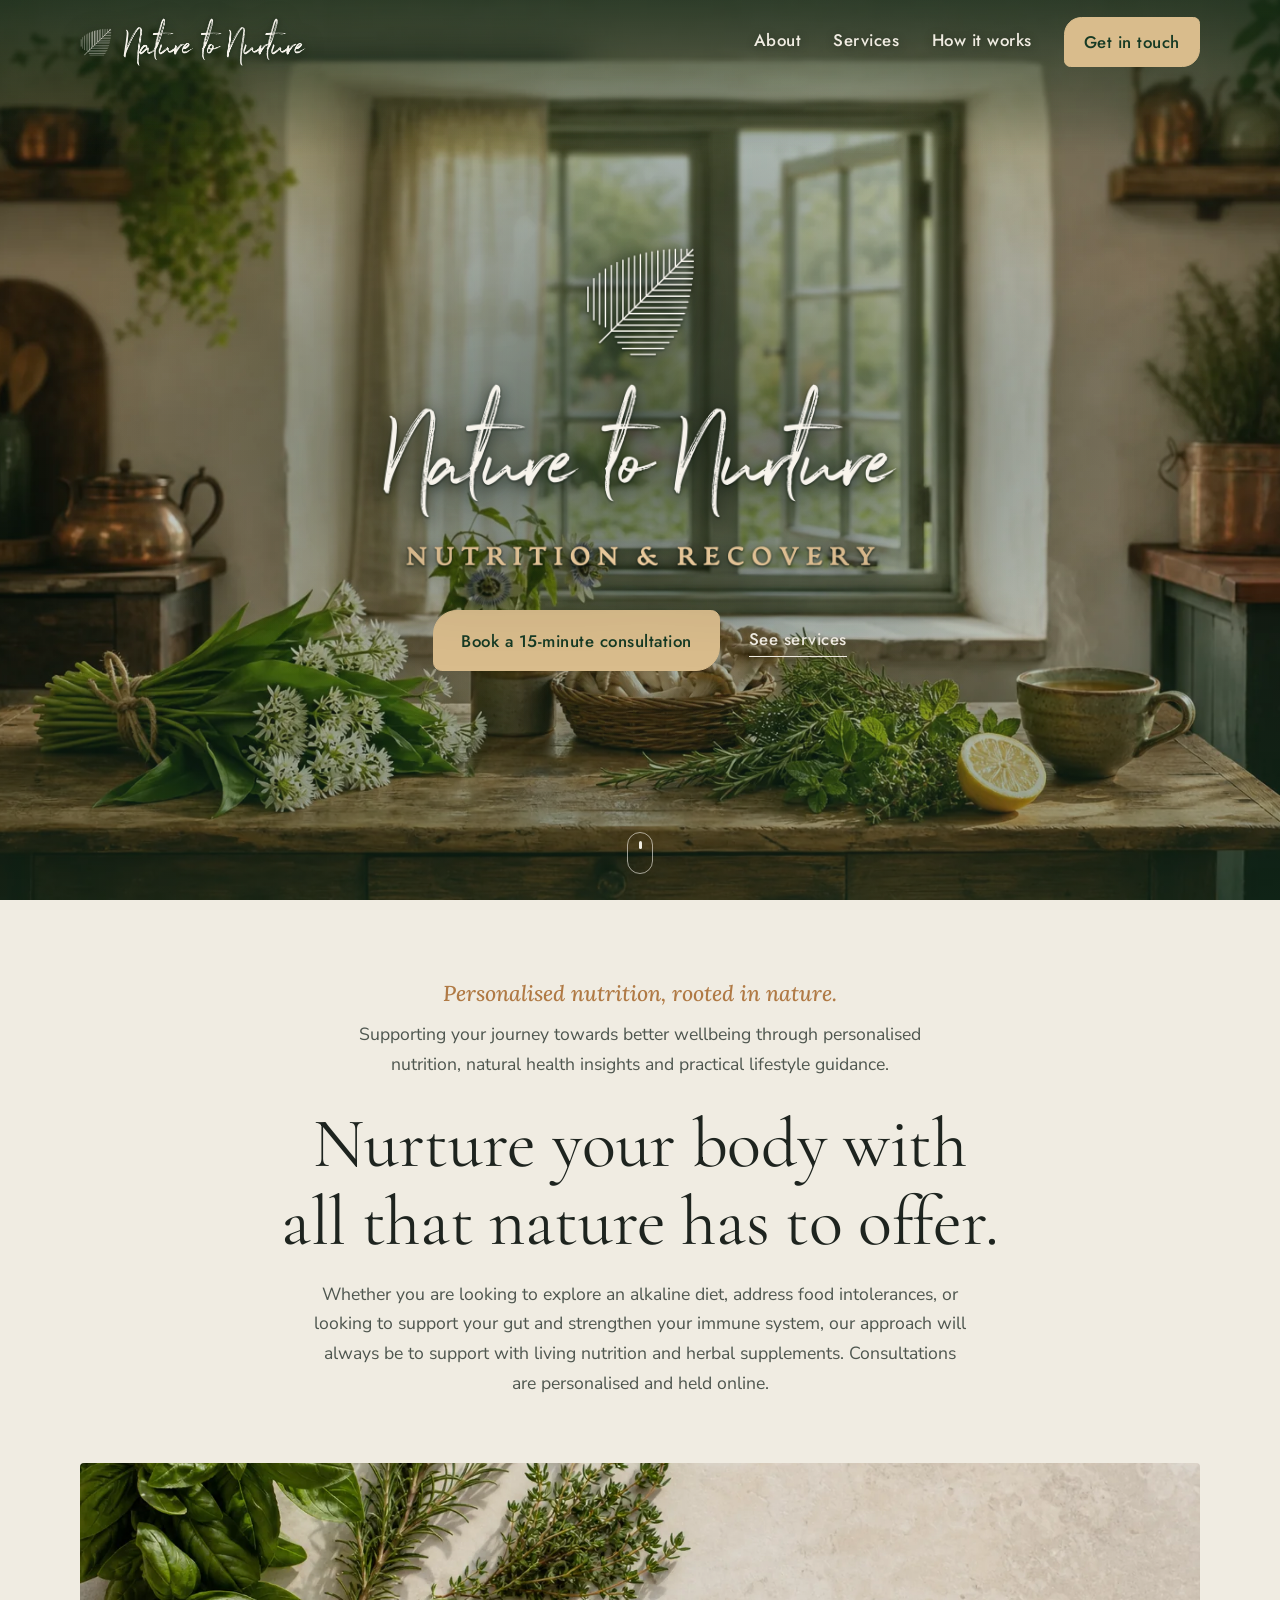
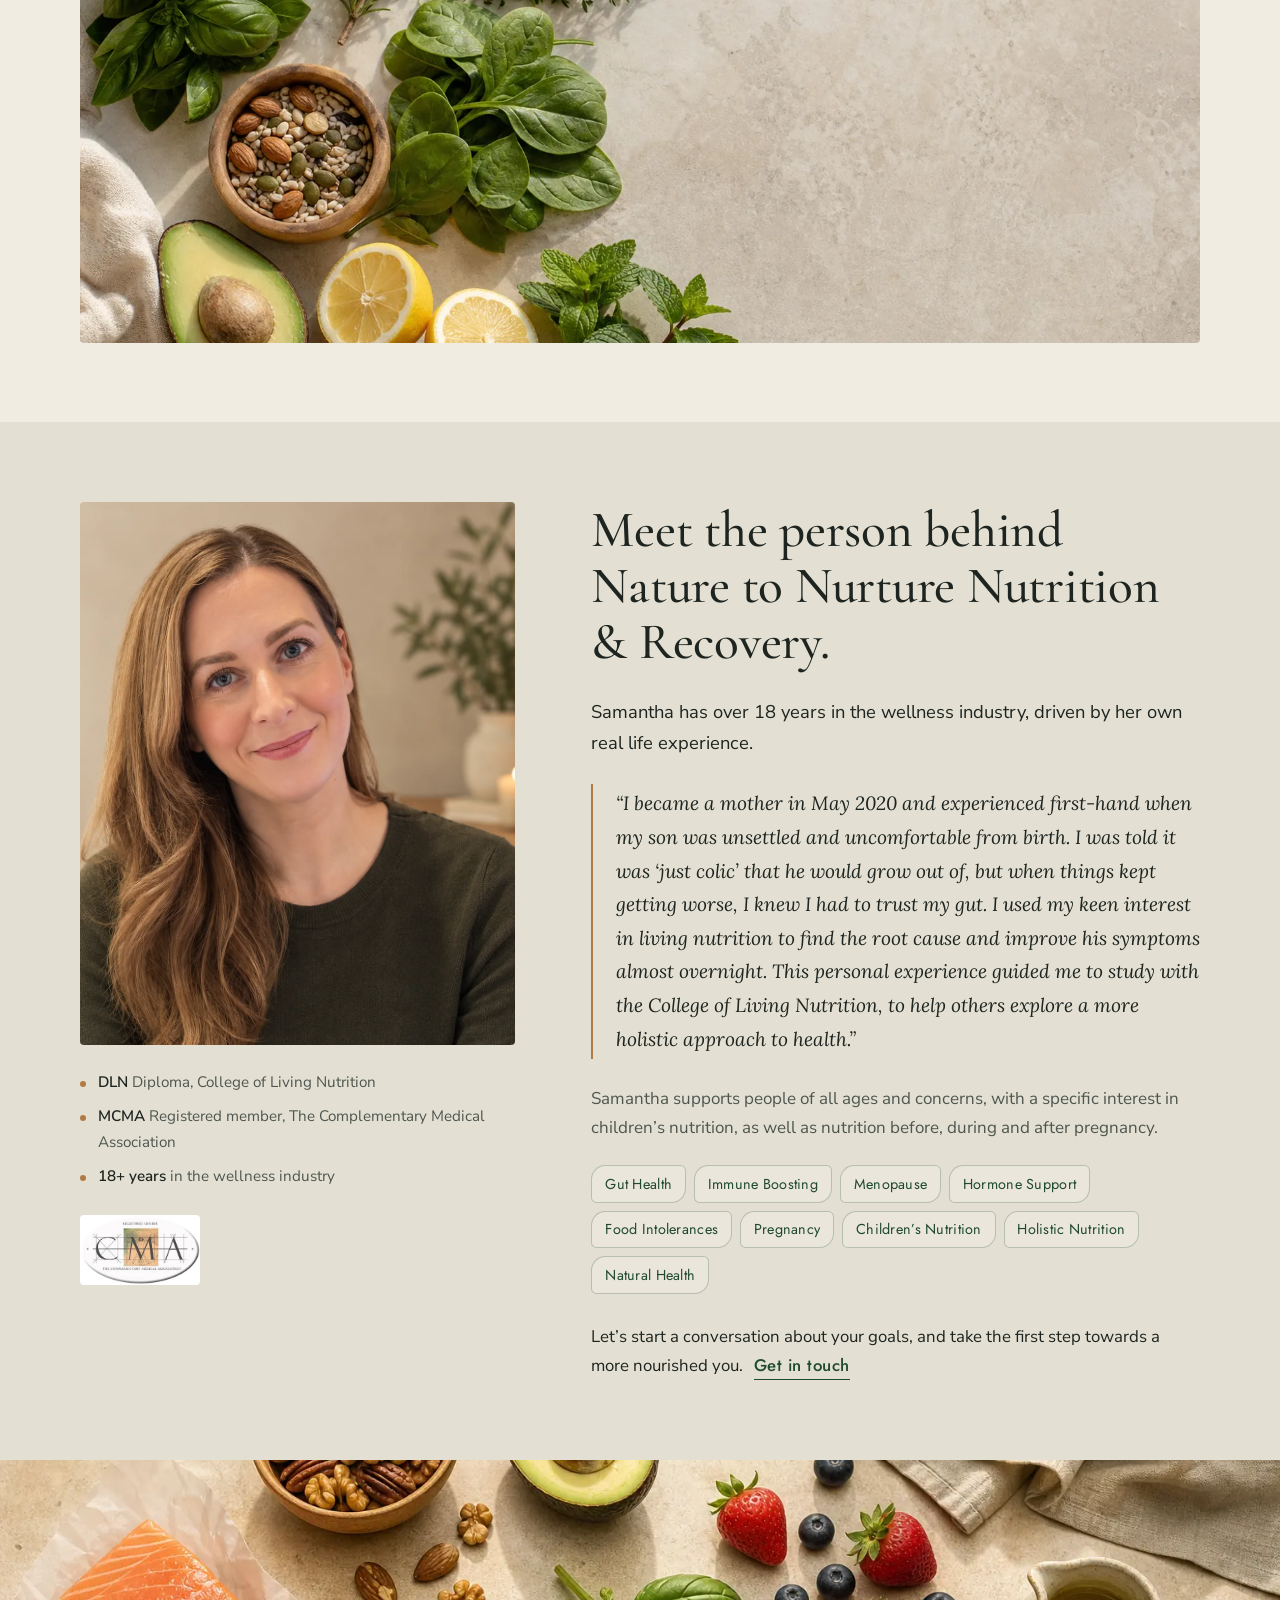
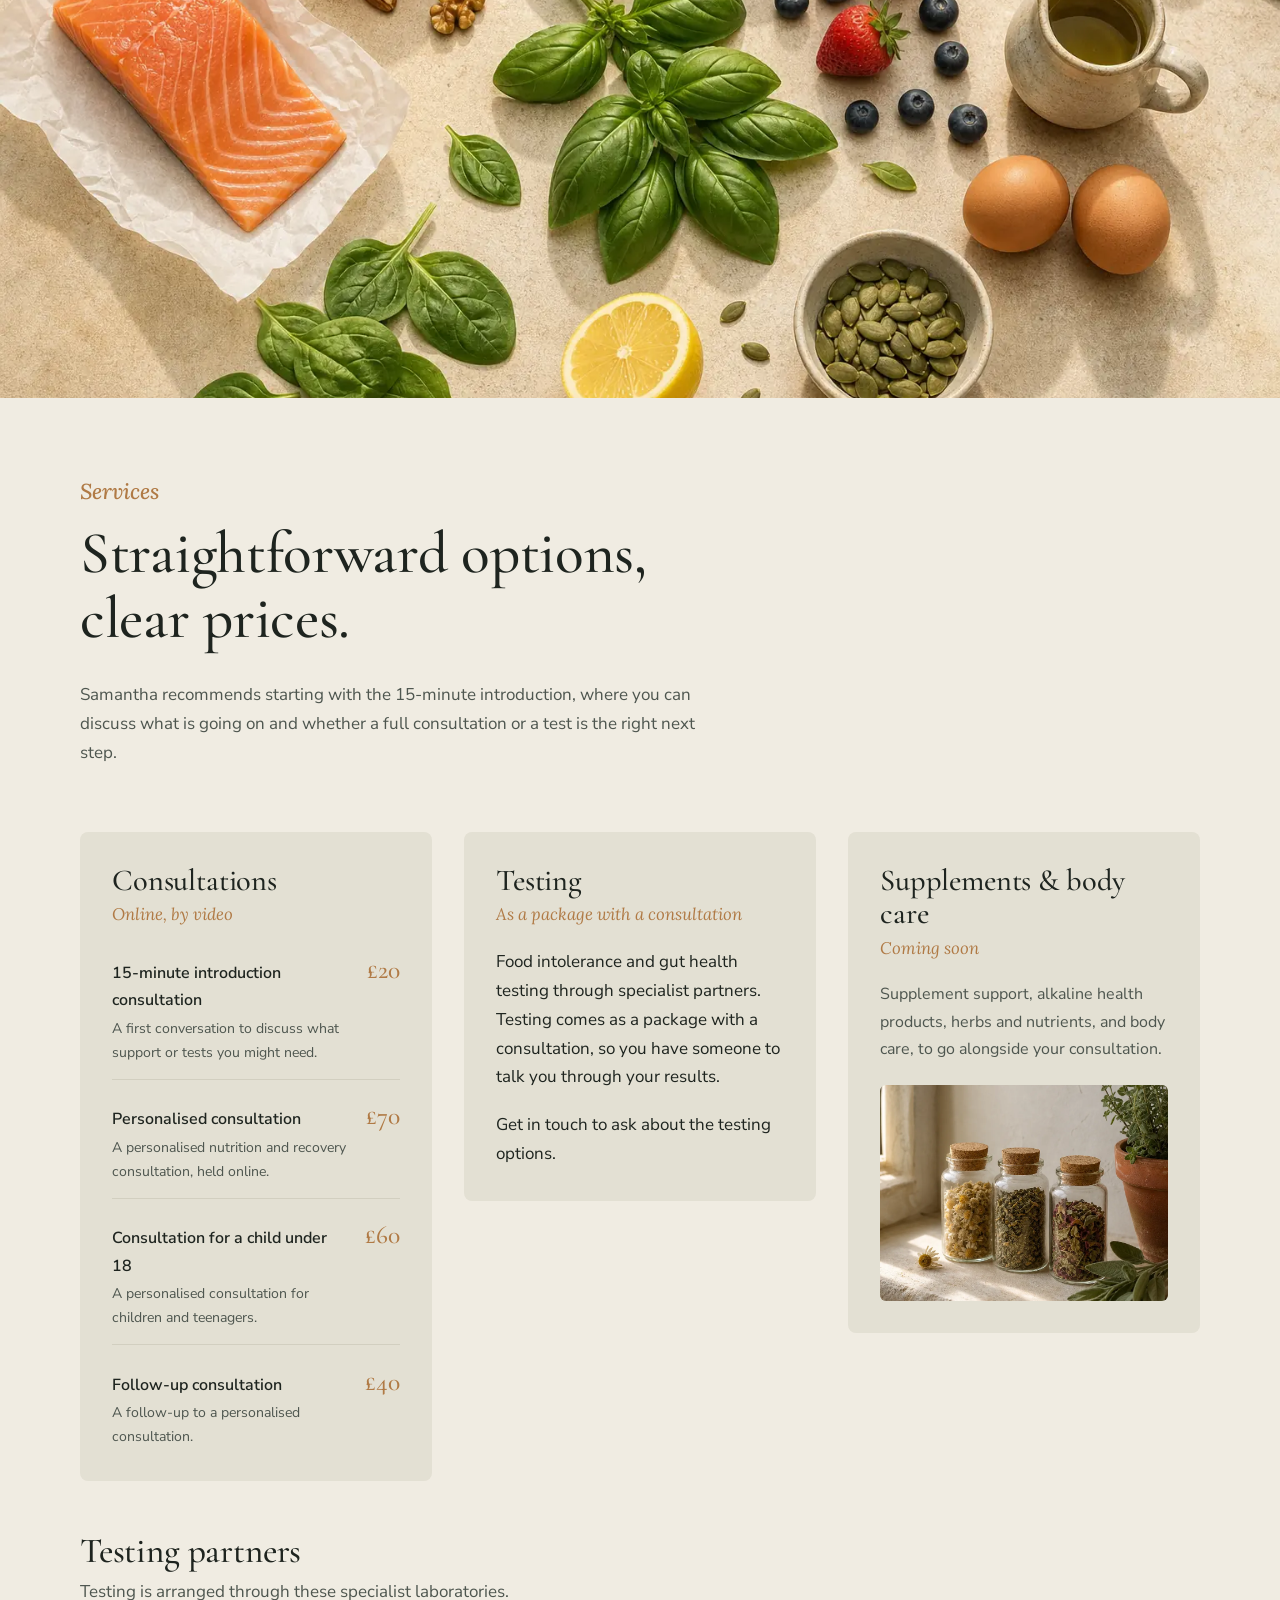
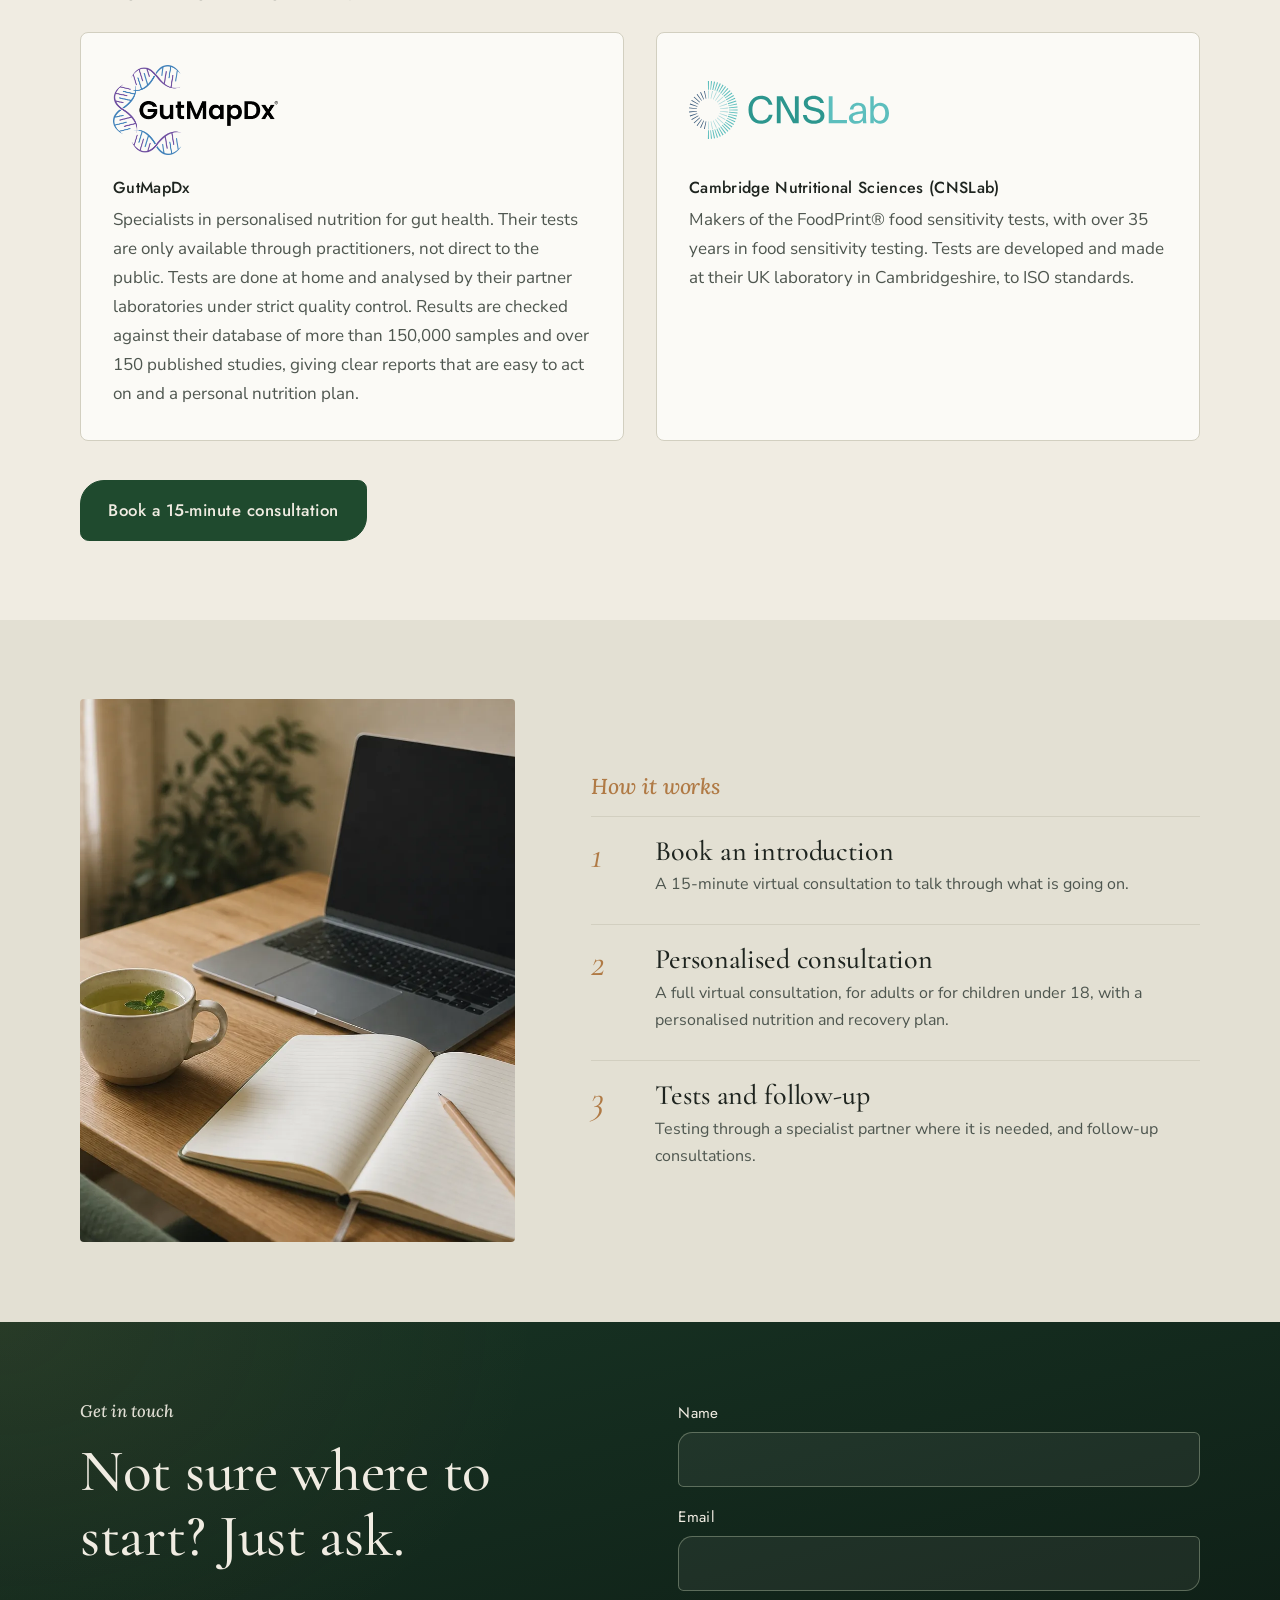
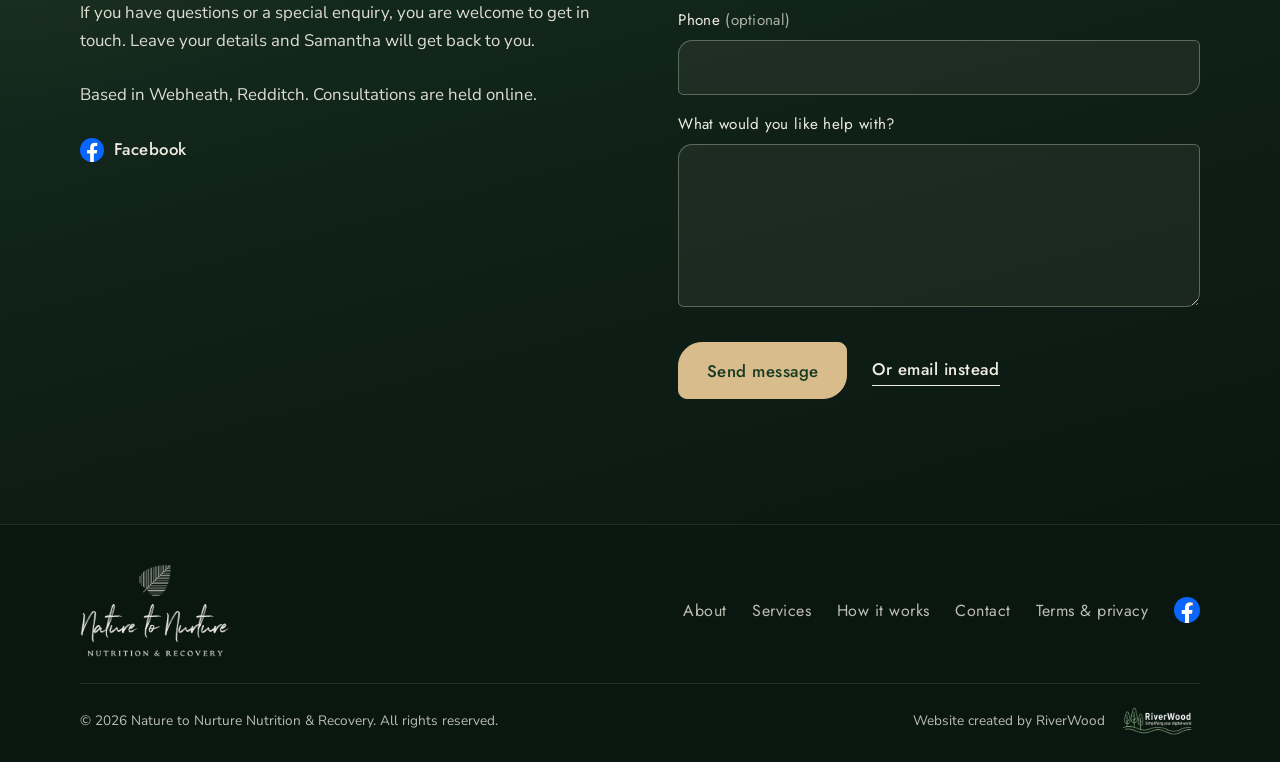
<file: index.html>
<!DOCTYPE html>
<html lang="en-GB">
<head>
<meta charset="utf-8">
<meta name="viewport" content="width=device-width, initial-scale=1">
<title>Nature to Nurture Nutrition &amp; Recovery | Living Nutrition Practitioner, Online Consultations</title>
<meta name="description" content="Personalised nutrition and recovery support from a qualified Living Nutrition Practitioner, with online video consultations across the UK. Gut health, immune support, menopause and hormones, food intolerances, pregnancy and children's nutrition.">
<link rel="canonical" href="https://www.naturetonurturenutrition.co.uk/">
<meta name="theme-color" content="#1F4A2E">
<link rel="icon" type="image/png" sizes="64x64" href="assets/img/favicon.png">
<link rel="apple-touch-icon" href="assets/img/favicon-512.png">
<meta property="og:type" content="website">
<meta property="og:locale" content="en_GB">
<meta property="og:site_name" content="Nature to Nurture Nutrition &amp; Recovery">
<meta property="og:url" content="https://www.naturetonurturenutrition.co.uk/">
<meta property="og:title" content="Nature to Nurture Nutrition &amp; Recovery">
<meta property="og:description" content="Personalised nutrition, rooted in nature. Online consultations with a Living Nutrition Practitioner, across the UK.">
<meta property="og:image" content="https://www.naturetonurturenutrition.co.uk/assets/img/share.jpg">
<meta property="og:image:width" content="1200">
<meta property="og:image:height" content="630">
<meta property="og:image:alt" content="Nature to Nurture, Nutrition &amp; Recovery logo over a sunlit kitchen table with herbs and oyster mushrooms">
<meta name="twitter:card" content="summary_large_image">
<meta name="twitter:title" content="Nature to Nurture Nutrition &amp; Recovery">
<meta name="twitter:description" content="Personalised nutrition, rooted in nature. Online consultations with a Living Nutrition Practitioner, across the UK.">
<meta name="twitter:image" content="https://www.naturetonurturenutrition.co.uk/assets/img/share.jpg">
<script type="application/ld+json">
{
  "@context": "https://schema.org",
  "@graph": [
    {
      "@type": "HealthAndBeautyBusiness",
      "@id": "https://www.naturetonurturenutrition.co.uk/#business",
      "name": "Nature to Nurture Nutrition & Recovery",
      "url": "https://www.naturetonurturenutrition.co.uk/",
      "logo": "https://www.naturetonurturenutrition.co.uk/assets/logo/logo-colour.png",
      "image": "https://www.naturetonurturenutrition.co.uk/assets/img/share.jpg",
      "description": "Supporting your journey towards better wellbeing through personalised nutrition, natural health insights and practical lifestyle guidance. Consultations are personalised and held online.",
      "email": "Samantha@naturetonurturenutrition.co.uk",
      "address": { "@type": "PostalAddress", "addressLocality": "Redditch", "addressRegion": "Worcestershire", "addressCountry": "GB" },
      "areaServed": { "@type": "Country", "name": "United Kingdom" },
      "founder": { "@id": "https://www.naturetonurturenutrition.co.uk/#samantha" },
      "sameAs": ["https://www.facebook.com/profile.php?id=61579757354575"],
      "priceRange": "£20–£70",
      "hasOfferCatalog": {
        "@type": "OfferCatalog",
        "name": "Services",
        "itemListElement": [
          { "@type": "Offer", "price": "20", "priceCurrency": "GBP", "itemOffered": { "@type": "Service", "name": "15-minute introduction consultation", "description": "A first online conversation to discuss what support or tests you might need." } },
          { "@type": "Offer", "price": "70", "priceCurrency": "GBP", "itemOffered": { "@type": "Service", "name": "Personalised consultation", "description": "A personalised nutrition and recovery consultation, held online." } },
          { "@type": "Offer", "price": "60", "priceCurrency": "GBP", "itemOffered": { "@type": "Service", "name": "Consultation for a child under 18", "description": "A personalised online consultation for children and teenagers." } },
          { "@type": "Offer", "price": "40", "priceCurrency": "GBP", "itemOffered": { "@type": "Service", "name": "Follow-up consultation", "description": "A follow-up to a personalised consultation." } },
          { "@type": "Offer", "itemOffered": { "@type": "Service", "name": "Food intolerance and gut health testing", "description": "Testing through specialist partners (GutMapDx and Cambridge Nutritional Sciences), as a package with a consultation. Ask for options." } }
        ]
      }
    },
    {
      "@type": "Person",
      "@id": "https://www.naturetonurturenutrition.co.uk/#samantha",
      "name": "Samantha",
      "jobTitle": "Living Nutrition Practitioner",
      "image": "https://www.naturetonurturenutrition.co.uk/assets/img/samantha.webp",
      "worksFor": { "@id": "https://www.naturetonurturenutrition.co.uk/#business" },
      "hasCredential": { "@type": "EducationalOccupationalCredential", "name": "Diploma in Living Nutrition (DLN)", "recognizedBy": { "@type": "Organization", "name": "College of Living Nutrition" } },
      "memberOf": { "@type": "Organization", "name": "The Complementary Medical Association" },
      "knowsAbout": ["Gut health", "Immune support", "Menopause", "Hormone support", "Food intolerances", "Pregnancy nutrition", "Children's nutrition", "Holistic nutrition", "Natural health", "Living nutrition"]
    },
    {
      "@type": "WebSite",
      "@id": "https://www.naturetonurturenutrition.co.uk/#website",
      "url": "https://www.naturetonurturenutrition.co.uk/",
      "name": "Nature to Nurture Nutrition & Recovery",
      "inLanguage": "en-GB",
      "publisher": { "@id": "https://www.naturetonurturenutrition.co.uk/#business" }
    }
  ]
}
</script>
<link rel="preconnect" href="https://fonts.googleapis.com">
<link rel="preconnect" href="https://fonts.gstatic.com" crossorigin>
<link href="https://fonts.googleapis.com/css2?family=Cormorant+Garamond:ital,wght@0,400;0,500;0,600;1,400&family=Nunito+Sans:wght@400;600;700&family=Jost:wght@400;500&family=Lora:ital,wght@1,400;1,500&display=swap" rel="stylesheet">
<link rel="stylesheet" href="styles.css">
</head>
<body>

<a class="skip" href="#intro">Skip to content</a>

<header class="nav" id="nav">
  <div class="nav__in">
    <a class="nav__brand" href="#top" aria-label="Nature to Nurture Nutrition &amp; Recovery, back to top">
      <img class="nav__leaf nav__leaf--cream" src="assets/logo/leaf-cream.png" alt="" width="400" height="359">
      <img class="nav__leaf nav__leaf--green" src="assets/logo/leaf-green.png" alt="" width="400" height="359">
      <span class="nav__wordwrap">
        <img class="nav__word nav__word--cream" src="assets/logo/wordmark-cream.png" alt="Nature to Nurture" width="720" height="189">
        <img class="nav__word nav__word--green" src="assets/logo/wordmark-green.png" alt="" width="720" height="189">
      </span>
    </a>
    <nav class="nav__links" id="menu" aria-label="Main">
      <a href="#about">About</a>
      <a href="#services">Services</a>
      <a href="#how">How it works</a>
      <a class="btn btn--nav" href="#contact">Get in touch</a>
    </nav>
    <button class="nav__toggle" id="menuToggle" aria-expanded="false" aria-controls="menu" aria-label="Open menu">
      <span></span><span></span>
    </button>
  </div>
</header>

<main id="top">

<section class="hero" id="hero" data-nav-dark>
  <div class="hero__media" aria-hidden="true">
    <picture class="hero__poster">
      <source media="(orientation: portrait)" srcset="assets/img/kitchen-loop2-phone.webp">
      <img src="assets/img/kitchen-loop2-landscape.webp" alt="" width="1536" height="1024" fetchpriority="high">
    </picture>
    <!-- Stills are the first frame of each clip, so the fade from photo to video is seamless -->
    <video class="hero__video" id="heroVideo" muted playsinline loop preload="metadata" tabindex="-1"
      data-landscape="assets/video/kitchen-loop2-landscape.mp4" data-portrait="assets/video/kitchen-loop2-portrait.mp4"></video>
  </div>
  <div class="hero__scrim"></div>

  <div class="hero__content">
    <img class="hero__logo" src="assets/logo/logo-hero.png" alt="Nature to Nurture, Nutrition &amp; Recovery" width="1100" height="686" fetchpriority="high">
    <div class="hero__cta">
      <a class="btn btn--light" href="#contact">Book a 15-minute consultation</a>
      <a class="link link--light" href="#services">See services</a>
    </div>
  </div>

  <a class="hero__scroll" href="#intro" aria-label="Scroll down"><span></span></a>
</section>

<section class="intro" id="intro">
  <div class="wrap wrap--narrow">
    <p class="eyebrow">Personalised nutrition, rooted in nature.</p>
    <p class="intro__lede">Supporting your journey towards better wellbeing through personalised nutrition, natural health insights and practical lifestyle guidance.</p>
    <h1 class="intro__title">Nurture your body with all that nature has to offer.</h1>
    <p class="intro__text">Whether you are looking to explore an alkaline diet, address food intolerances, or looking to support your gut and strengthen your immune system, our approach will always be to support with living nutrition and herbal supplements. Consultations are personalised and held online.</p>
  </div>
  <div class="wrap intro__figure">
    <img src="assets/img/flatlay.webp" alt="Fresh basil, rosemary, thyme, spinach, mint, avocado, lemon and a bowl of seeds on a stone surface" width="1600" height="1067" loading="lazy">
  </div>
</section>

<section class="about" id="about">
  <div class="wrap about__grid">
    <h2 class="about__title">Meet the person behind Nature to Nurture Nutrition &amp; Recovery.</h2>
    <figure class="about__photo">
      <img src="assets/img/samantha.webp" alt="Samantha, Living Nutrition Practitioner" width="900" height="1125" loading="lazy">
    </figure>
    <div class="about__creds">
      <ul class="creds">
        <li><strong>DLN</strong> Diploma, College of Living Nutrition</li>
        <li><strong>MCMA</strong> Registered member, The Complementary Medical Association</li>
        <li><strong>18+ years</strong> in the wellness industry</li>
      </ul>
      <img class="about__badge" src="assets/img/cma-badge.webp" alt="Registered member, The Complementary Medical Association" width="320" height="185" loading="lazy">
    </div>
    <div class="about__body">
      <p class="about__lead">Samantha has over 18 years in the wellness industry, driven by her own real life experience.</p>
      <blockquote class="about__quote">
        <p>&ldquo;I became a mother in May 2020 and experienced first-hand when my son was unsettled and uncomfortable from birth. I was told it was &lsquo;just colic&rsquo; that he would grow out of, but when things kept getting worse, I knew I had to trust my gut. I used my keen interest in living nutrition to find the root cause and improve his symptoms almost overnight. This personal experience guided me to study with the College of Living Nutrition, to help others explore a more holistic approach to health.&rdquo;</p>
      </blockquote>
      <p>Samantha supports people of all ages and concerns, with a specific interest in children&rsquo;s nutrition, as well as nutrition before, during and after pregnancy.</p>
      <ul class="focus" aria-label="Areas of support">
        <li>Gut Health</li><li>Immune Boosting</li><li>Menopause</li><li>Hormone Support</li><li>Food Intolerances</li><li>Pregnancy</li><li>Children&rsquo;s Nutrition</li><li>Holistic Nutrition</li><li>Natural Health</li>
      </ul>
    </div>
    <p class="about__cta">Let&rsquo;s start a conversation about your goals, and take the first step towards a more nourished you. <a class="link" href="#contact">Get in touch</a></p>
  </div>
</section>

<div class="band" aria-hidden="true">
  <img src="assets/img/food-banner.webp" alt="" width="1536" height="1024" loading="lazy">
</div>

<section class="services" id="services">
  <div class="wrap">
    <div class="services__head">
      <div>
        <p class="eyebrow">Services</p>
        <h2>Straightforward options, clear prices.</h2>
        <p class="services__lede">Samantha recommends starting with the 15-minute introduction, where you can discuss what is going on and whether a full consultation or a test is the right next step.</p>
      </div>
    </div>

    <div class="services__cards">
    <article class="card">
      <h3>Consultations</h3>
      <p class="card__sub">Online, by video</p>
      <ul class="pricelist">
        <li><div><strong>15-minute introduction consultation</strong><small>A first conversation to discuss what support or tests you might need.</small></div><data value="20">&pound;20</data></li>
        <li><div><strong>Personalised consultation</strong><small>A personalised nutrition and recovery consultation, held online.</small></div><data value="70">&pound;70</data></li>
        <li><div><strong>Consultation for a child under 18</strong><small>A personalised consultation for children and teenagers.</small></div><data value="60">&pound;60</data></li>
        <li><div><strong>Follow-up consultation</strong><small>A follow-up to a personalised consultation.</small></div><data value="40">&pound;40</data></li>
      </ul>
    </article>

    <article class="card">
      <h3>Testing</h3>
      <p class="card__sub">As a package with a consultation</p>
      <p class="card__text">Food intolerance and gut health testing through specialist partners. Testing comes as a package with a consultation, so you have someone to talk you through your results.</p>
      <p class="card__text">Get in touch to ask about the testing options.</p>
    </article>

    <article class="card card--soon">
      <h3>Supplements &amp; body care</h3>
      <p class="card__sub">Coming soon</p>
      <p class="card__text">Supplement support, alkaline health products, herbs and nutrients, and body care, to go alongside your consultation.</p>
      <img src="assets/img/herbs.webp" alt="" width="1000" height="1500" loading="lazy">
    </article>
    </div>

    <section class="partners" aria-labelledby="partners-title">
      <h3 id="partners-title">Testing partners</h3>
      <p class="partners__lede">Testing is arranged through these specialist laboratories.</p>
      <div class="partners__list">
        <article class="partner">
          <img class="partner__logo" src="assets/logo/gutmapdx.png" alt="GutMapDx" width="640" height="349" loading="lazy">
          <div>
            <h4>GutMapDx</h4>
            <p>Specialists in personalised nutrition for gut health. Their tests are only available through practitioners, not direct to the public. Tests are done at home and analysed by their partner laboratories under strict quality control. Results are checked against their database of more than 150,000 samples and over 150 published studies, giving clear reports that are easy to act on and a personal nutrition plan.</p>
          </div>
        </article>
        <article class="partner">
          <img class="partner__logo" src="assets/logo/cnslab.svg" alt="CNSLab" width="165" height="48" loading="lazy">
          <div>
            <h4>Cambridge Nutritional Sciences (CNSLab)</h4>
            <p>Makers of the FoodPrint&reg; food sensitivity tests, with over 35 years in food sensitivity testing. Tests are developed and made at their UK laboratory in Cambridgeshire, to ISO standards.</p>
          </div>
        </article>
      </div>
    </section>
    <div class="services__cta">
      <a class="btn" href="#contact">Book a 15-minute consultation</a>
    </div>
  </div>
</section>

<section class="how" id="how">
  <div class="wrap how__grid">
    <img class="how__img" src="assets/img/desk.webp" alt="A laptop, a cup of mint tea and an open notebook on a wooden desk by a window" width="1600" height="1067" loading="lazy">
    <div>
    <h2 class="eyebrow">How it works</h2>
    <ol class="steps">
      <li><span class="steps__n">1</span><h3>Book an introduction</h3><p>A 15-minute virtual consultation to talk through what is going on.</p></li>
      <li><span class="steps__n">2</span><h3>Personalised consultation</h3><p>A full virtual consultation, for adults or for children under 18, with a personalised nutrition and recovery plan.</p></li>
      <li><span class="steps__n">3</span><h3>Tests and follow-up</h3><p>Testing through a specialist partner where it is needed, and follow-up consultations.</p></li>
    </ol>
    </div>
  </div>
</section>

<section class="contact" id="contact" data-nav-dark>
  <div class="wrap contact__grid">
    <div>
      <p class="eyebrow eyebrow--light">Get in touch</p>
      <h2>Not sure where to start? Just ask.</h2>
      <p>If you have questions or a special enquiry, you are welcome to get in touch. Leave your details and Samantha will get back to you.</p>
      <p class="contact__where">Based in Webheath, Redditch. Consultations are held online.</p>
      <div class="contact__actions">
        <a class="social" href="https://www.facebook.com/profile.php?id=61579757354575" target="_blank" rel="noopener" aria-label="Nature to Nurture on Facebook">
          <svg class="fb-logo" viewBox="0 0 24 24" width="24" height="24" aria-hidden="true"><path fill="#0866FF" d="M24 12.073C24 5.405 18.627 0 12 0S0 5.405 0 12.073C0 18.1 4.388 23.094 10.125 24v-8.437H7.078v-3.49h3.047V9.413c0-3.026 1.792-4.697 4.533-4.697 1.312 0 2.686.236 2.686.236v2.971H15.83c-1.491 0-1.956.93-1.956 1.874v2.25h3.328l-.532 3.49h-2.796V24C19.612 23.094 24 18.1 24 12.073Z"/><path fill="#fff" d="m16.671 15.563.532-3.49h-3.328v-2.25c0-.954.465-1.874 1.956-1.874h1.513V4.978s-1.374-.236-2.686-.236c-2.741 0-4.533 1.671-4.533 4.697v2.656H7.078v3.49h3.047V24a12.1 12.1 0 0 0 3.75 0v-8.437h2.796Z"/></svg>
          <span>Facebook</span>
        </a>
      </div>
    </div>
    <form class="form" id="contactForm" action="/api/contact" method="post" novalidate>
      <div class="form__row">
        <label for="f-name">Name</label>
        <input id="f-name" name="name" type="text" autocomplete="name" required maxlength="100">
      </div>
      <div class="form__row">
        <label for="f-email">Email</label>
        <input id="f-email" name="email" type="email" autocomplete="email" required maxlength="200">
      </div>
      <div class="form__row">
        <label for="f-phone">Phone <span>(optional)</span></label>
        <input id="f-phone" name="phone" type="tel" autocomplete="tel" maxlength="40">
      </div>
      <div class="form__row">
        <label for="f-message">What would you like help with?</label>
        <textarea id="f-message" name="message" rows="5" required maxlength="5000"></textarea>
      </div>
      <div class="form__hp" aria-hidden="true">
        <label for="f-website">Leave this empty</label>
        <input id="f-website" name="website" type="text" tabindex="-1" autocomplete="off">
      </div>
      <div class="cf-turnstile" data-sitekey="1x00000000000000000000AA" data-theme="dark" data-size="flexible" data-appearance="interaction-only"></div>
      <div class="form__actions">
        <button class="btn btn--light form__submit" type="submit">Send message</button>
        <a class="link link--light" href="mailto:Samantha@naturetonurturenutrition.co.uk">Or email instead</a>
      </div>
      <p class="form__status" id="formStatus" role="status" aria-live="polite"></p>
    </form>
  </div>
</section>

</main>

<footer class="footer" data-nav-dark>
  <div class="wrap">
    <div class="footer__top">
      <img class="footer__logo" src="assets/logo/logo-white.png" alt="Nature to Nurture, Nutrition &amp; Recovery" width="400" height="249" loading="lazy">
      <nav class="footer__links" aria-label="Footer">
        <a href="#about">About</a>
        <a href="#services">Services</a>
        <a href="#how">How it works</a>
        <a href="#contact">Contact</a>
        <a href="/terms/">Terms &amp; privacy</a>
        <a class="footer__fb" href="https://www.facebook.com/profile.php?id=61579757354575" target="_blank" rel="noopener" aria-label="Nature to Nurture on Facebook">
          <svg class="fb-logo" viewBox="0 0 24 24" width="26" height="26" aria-hidden="true"><path fill="#0866FF" d="M24 12.073C24 5.405 18.627 0 12 0S0 5.405 0 12.073C0 18.1 4.388 23.094 10.125 24v-8.437H7.078v-3.49h3.047V9.413c0-3.026 1.792-4.697 4.533-4.697 1.312 0 2.686.236 2.686.236v2.971H15.83c-1.491 0-1.956.93-1.956 1.874v2.25h3.328l-.532 3.49h-2.796V24C19.612 23.094 24 18.1 24 12.073Z"/><path fill="#fff" d="m16.671 15.563.532-3.49h-3.328v-2.25c0-.954.465-1.874 1.956-1.874h1.513V4.978s-1.374-.236-2.686-.236c-2.741 0-4.533 1.671-4.533 4.697v2.656H7.078v3.49h3.047V24a12.1 12.1 0 0 0 3.75 0v-8.437h2.796Z"/></svg>
        </a>
      </nav>
    </div>
    <div class="footer__bottom">
      <p class="footer__legal">&copy; <span id="year">2026</span> Nature to Nurture Nutrition &amp; Recovery. All rights reserved.</p>
      <p class="footer__credit">
        <span>Website created by RiverWood</span>
        <a href="https://www.riverwoodai.com" target="_blank" rel="noopener" aria-label="RiverWood, www.riverwoodai.com">
          <img src="assets/logo/riverwood-logo.png" alt="RiverWood" width="111" height="42" loading="lazy" decoding="async">
        </a>
      </p>
    </div>
  </div>
</footer>

<script src="https://challenges.cloudflare.com/turnstile/v0/api.js" async defer></script>
<script src="script.js" defer></script>
</body>
</html>
</file>
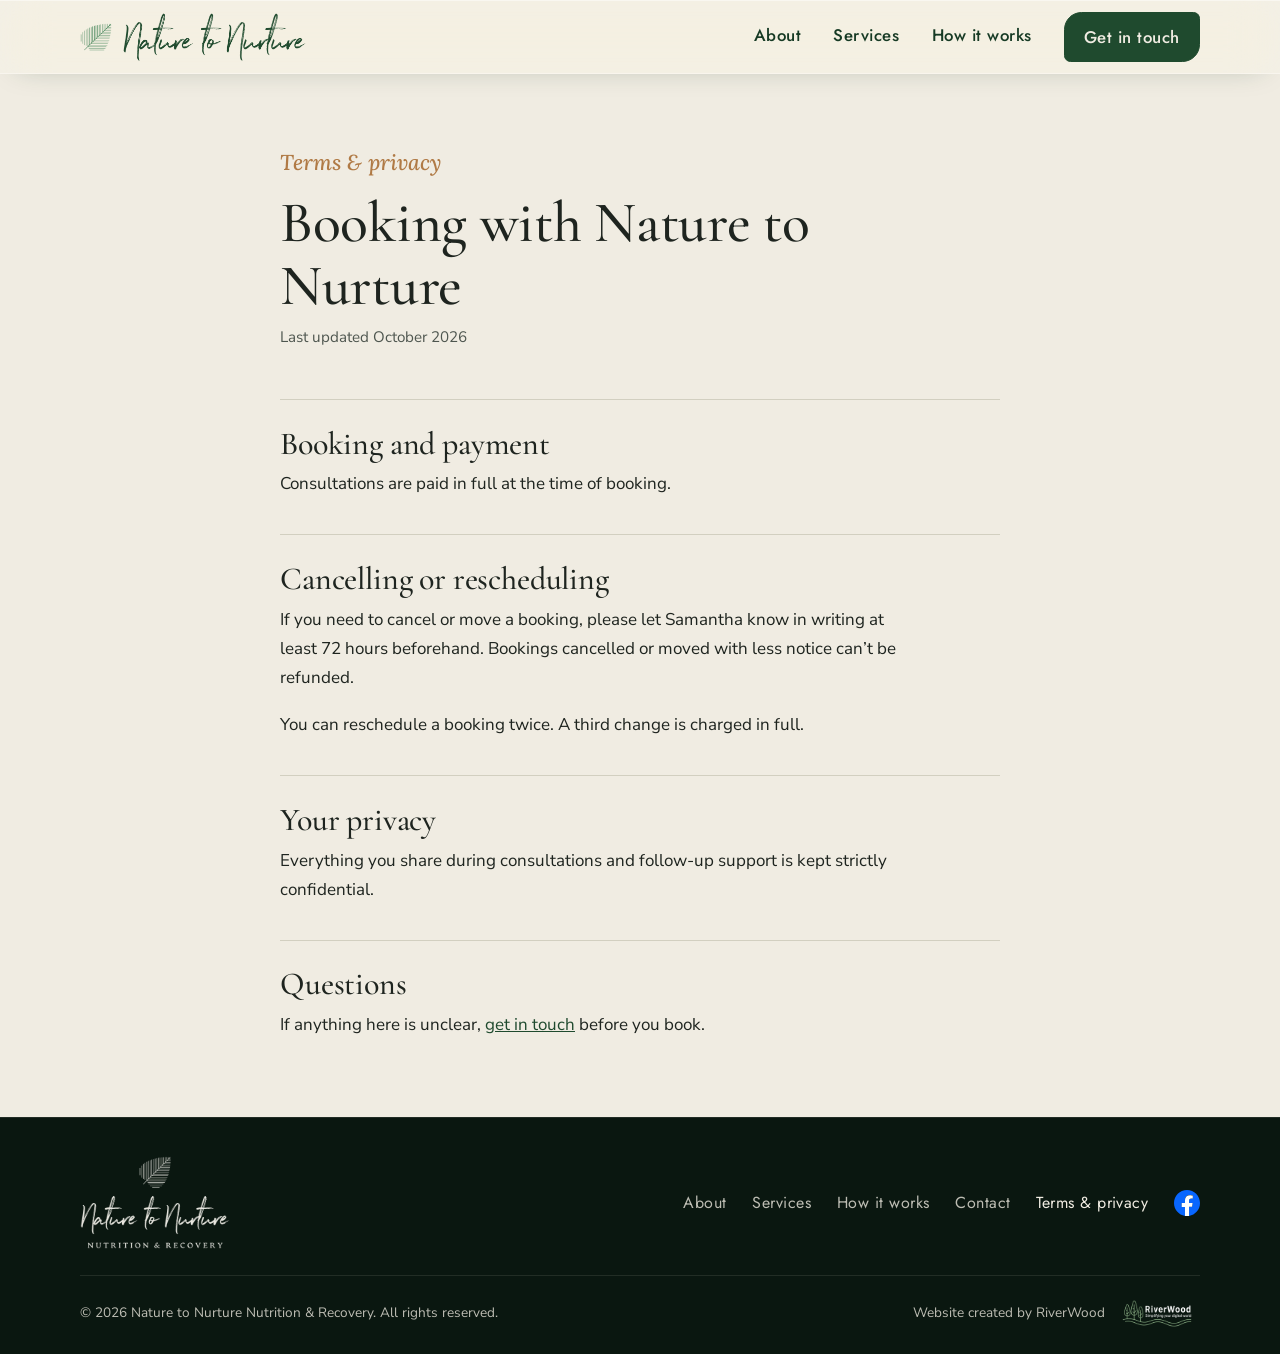
<file: terms/index.html>
<!DOCTYPE html>
<html lang="en-GB">
<head>
<meta charset="utf-8">
<meta name="viewport" content="width=device-width, initial-scale=1">
<title>Terms &amp; privacy | Nature to Nurture Nutrition &amp; Recovery</title>
<meta name="description" content="Booking, payment, cancellation and privacy terms for consultations with Nature to Nurture Nutrition &amp; Recovery.">
<link rel="canonical" href="https://www.naturetonurturenutrition.co.uk/terms/">
<meta name="theme-color" content="#1F4A2E">
<link rel="icon" type="image/png" sizes="64x64" href="/assets/img/favicon.png">
<link rel="apple-touch-icon" href="/assets/img/favicon-512.png">
<meta property="og:type" content="website">
<meta property="og:locale" content="en_GB">
<meta property="og:site_name" content="Nature to Nurture Nutrition &amp; Recovery">
<meta property="og:url" content="https://www.naturetonurturenutrition.co.uk/terms/">
<meta property="og:title" content="Terms &amp; privacy | Nature to Nurture Nutrition &amp; Recovery">
<meta property="og:image" content="https://www.naturetonurturenutrition.co.uk/assets/img/share.jpg">
<link rel="preconnect" href="https://fonts.googleapis.com">
<link rel="preconnect" href="https://fonts.gstatic.com" crossorigin>
<link href="https://fonts.googleapis.com/css2?family=Cormorant+Garamond:ital,wght@0,400;0,500;0,600;1,400&family=Nunito+Sans:wght@400;600;700&family=Jost:wght@400;500&family=Lora:ital,wght@1,500&display=swap" rel="stylesheet">
<link rel="stylesheet" href="/styles.css">
</head>
<body>

<a class="skip" href="#terms">Skip to content</a>

<header class="nav" id="nav">
  <div class="nav__in">
    <a class="nav__brand" href="/" aria-label="Nature to Nurture Nutrition &amp; Recovery, home">
      <img class="nav__leaf nav__leaf--cream" src="/assets/logo/leaf-cream.png" alt="" width="400" height="359">
      <img class="nav__leaf nav__leaf--green" src="/assets/logo/leaf-green.png" alt="" width="400" height="359">
      <span class="nav__wordwrap">
        <img class="nav__word nav__word--cream" src="/assets/logo/wordmark-cream.png" alt="Nature to Nurture" width="720" height="189">
        <img class="nav__word nav__word--green" src="/assets/logo/wordmark-green.png" alt="" width="720" height="189">
      </span>
    </a>
    <nav class="nav__links" id="menu" aria-label="Main">
      <a href="/#about">About</a>
      <a href="/#services">Services</a>
      <a href="/#how">How it works</a>
      <a class="btn btn--nav" href="/#contact">Get in touch</a>
    </nav>
    <button class="nav__toggle" id="menuToggle" aria-expanded="false" aria-controls="menu" aria-label="Open menu">
      <span></span><span></span>
    </button>
  </div>
</header>

<main>
<section class="legal" id="terms">
  <div class="wrap wrap--narrow">
    <p class="eyebrow">Terms &amp; privacy</p>
    <h1>Booking with Nature to Nurture</h1>
    <p class="legal__updated">Last updated October 2026</p>

    <h2>Booking and payment</h2>
    <p>Consultations are paid in full at the time of booking.</p>

    <h2>Cancelling or rescheduling</h2>
    <p>If you need to cancel or move a booking, please let Samantha know in writing at least 72 hours beforehand. Bookings cancelled or moved with less notice can&rsquo;t be refunded.</p>
    <p>You can reschedule a booking twice. A third change is charged in full.</p>

    <h2>Your privacy</h2>
    <p>Everything you share during consultations and follow-up support is kept strictly confidential.</p>

    <h2>Questions</h2>
    <p>If anything here is unclear, <a href="/#contact">get in touch</a> before you book.</p>
  </div>
</section>
</main>

<footer class="footer" data-nav-dark>
  <div class="wrap">
    <div class="footer__top">
      <img class="footer__logo" src="/assets/logo/logo-white.png" alt="Nature to Nurture, Nutrition &amp; Recovery" width="400" height="249" loading="lazy">
      <nav class="footer__links" aria-label="Footer">
        <a href="/#about">About</a>
        <a href="/#services">Services</a>
        <a href="/#how">How it works</a>
        <a href="/#contact">Contact</a>
        <a href="/terms/" aria-current="page">Terms &amp; privacy</a>
        <a class="footer__fb" href="https://www.facebook.com/profile.php?id=61579757354575" target="_blank" rel="noopener" aria-label="Nature to Nurture on Facebook">
          <svg class="fb-logo" viewBox="0 0 24 24" width="26" height="26" aria-hidden="true"><path fill="#0866FF" d="M24 12.073C24 5.405 18.627 0 12 0S0 5.405 0 12.073C0 18.1 4.388 23.094 10.125 24v-8.437H7.078v-3.49h3.047V9.413c0-3.026 1.792-4.697 4.533-4.697 1.312 0 2.686.236 2.686.236v2.971H15.83c-1.491 0-1.956.93-1.956 1.874v2.25h3.328l-.532 3.49h-2.796V24C19.612 23.094 24 18.1 24 12.073Z"/><path fill="#fff" d="m16.671 15.563.532-3.49h-3.328v-2.25c0-.954.465-1.874 1.956-1.874h1.513V4.978s-1.374-.236-2.686-.236c-2.741 0-4.533 1.671-4.533 4.697v2.656H7.078v3.49h3.047V24a12.1 12.1 0 0 0 3.75 0v-8.437h2.796Z"/></svg>
        </a>
      </nav>
    </div>
    <div class="footer__bottom">
      <p class="footer__legal">&copy; <span id="year">2026</span> Nature to Nurture Nutrition &amp; Recovery. All rights reserved.</p>
      <p class="footer__credit">
        <span>Website created by RiverWood</span>
        <a href="https://www.riverwoodai.com" target="_blank" rel="noopener" aria-label="RiverWood, www.riverwoodai.com">
          <img src="/assets/logo/riverwood-logo.png" alt="RiverWood" width="111" height="42" loading="lazy" decoding="async">
        </a>
      </p>
    </div>
  </div>
</footer>
<script src="/script.js" defer></script>
</body>
</html>
</file>
<file: styles.css>
/* Nature to Nurture Nutrition & Recovery, front-page mock-up
   Palette: forest green, stone, cream, copper accent from the logo. Flat colour throughout. */

:root {
  --green-900: #163A24;
  --green-700: #1F4A2E;
  --green-500: #2B5336;
  --sage: #A8B79C;
  --stone: #E3E0D3;
  --stone-dark: #D2CFC0;
  --cream: #F0ECE2;
  --copper: #B07A45;
  --sand: #D9BC8C;
  --ink: #1E241F;
  --ink-soft: #4E564F;
  --forest-deep: #0F2017;
  --forest-night: #0A1710;
  --lift-shadow: 0 18px 40px -18px rgba(15, 32, 23, .35), 0 4px 12px -6px rgba(15, 32, 23, .18);
  --font-display: "Cormorant Garamond", Georgia, "Times New Roman", serif;
  --font-body: "Nunito Sans", "Avenir", system-ui, -apple-system, "Segoe UI", sans-serif;
  --font-ui: "Jost", "Brandon Grotesque", "Futura", system-ui, sans-serif;
  --wrap: 1120px;
  --gutter: clamp(20px, 5vw, 48px);
  --ease: cubic-bezier(.2, .7, .2, 1);
}

*, *::before, *::after { box-sizing: border-box; }
html { scroll-behavior: smooth; -webkit-text-size-adjust: 100%; }
body {
  margin: 0;
  font-family: var(--font-body);
  font-size: 1.0625rem;
  line-height: 1.7;
  color: var(--ink);
  background: var(--cream);
  -webkit-font-smoothing: antialiased;
}
img { max-width: 100%; height: auto; display: block; }
a { color: inherit; }
h1, h2, h3 { font-family: var(--font-display); font-weight: 500; line-height: 1.1; margin: 0 0 .5em; letter-spacing: -.005em; }
h2 { font-size: clamp(2.4rem, 1.6rem + 2.8vw, 3.7rem); }
h3 { font-size: clamp(1.7rem, 1.3rem + 1.2vw, 2.2rem); }
p { margin: 0 0 1.1em; }
p:last-child { margin-bottom: 0; }

.wrap { width: min(var(--wrap), 100% - 2 * var(--gutter)); margin-inline: auto; }
.wrap--narrow { width: min(720px, 100% - 2 * var(--gutter)); }
section { padding-block: clamp(3.5rem, 4vw + 1.75rem, 6rem); }

.skip { position: absolute; left: -999px; top: 8px; background: var(--ink); color: #fff; padding: .5rem .8rem; z-index: 100; }
.skip:focus { left: 8px; }

.eyebrow {
  font-family: "Lora", Georgia, serif; font-style: italic; font-weight: 500; font-size: 1.35rem; line-height: 1.3;
  color: var(--copper); margin-bottom: 1rem;
}
.eyebrow--light { color: #D9B98A; }

/* Buttons and links */
.btn {
  display: inline-block; font-family: var(--font-ui); font-weight: 500; font-size: 1.05rem; letter-spacing: .03em;
  padding: .95rem 1.7rem; border-radius: 1.5rem .55rem 1.5rem .55rem; text-decoration: none;
  background: var(--green-700); color: var(--cream); border: 1px solid var(--green-700);
  transition: background .25s var(--ease), color .25s var(--ease), border-color .25s var(--ease), border-radius .35s var(--ease), box-shadow .35s var(--ease), transform .35s var(--ease);
  box-shadow: 0 0 0 0 rgba(31, 74, 46, 0);
}
.btn:hover { background: var(--green-900); border-color: var(--green-900); border-radius: .55rem 1.5rem .55rem 1.5rem; box-shadow: 0 0 0 5px rgba(31, 74, 46, .14), 0 12px 28px -10px rgba(22, 58, 36, .55); transform: translateY(-1px); }
.btn--light { background: var(--sand); color: var(--green-900); border-color: var(--sand); }
.btn--light:hover { background: #E6CB9C; border-color: #E6CB9C; border-radius: .55rem 1.5rem .55rem 1.5rem; box-shadow: 0 0 0 5px rgba(217, 188, 140, .28), 0 12px 30px -8px rgba(217, 188, 140, .55); transform: translateY(-1px); }
.btn--nav { padding: .6rem 1.2rem; font-size: .95rem; border-radius: 1.1rem .4rem 1.1rem .4rem; }
.link { font-family: var(--font-ui); font-weight: 500; font-size: 1.05rem; letter-spacing: .03em; text-decoration: none; border-bottom: 1px solid currentColor; padding-bottom: 2px; }
.link--light { color: var(--cream); }
.link:hover { opacity: .8; }
:focus-visible { outline: 2px solid var(--copper); outline-offset: 3px; }

/* Nav: a faint dark glass over the hero that crossfades to cream glass as you scroll.
   --p is 0 at the top and 1 after ~140px, set by script.js. */
.nav {
  position: fixed; inset: 0 0 auto 0; z-index: 50;
  --p: 0;
  color: var(--cream);
  transition: color .4s var(--ease);
}
.nav::before, .nav::after { content: ""; position: absolute; inset: 0; z-index: -1; pointer-events: none; }
.nav::before { bottom: -70px; background: linear-gradient(180deg, rgba(14, 38, 22, .62) 0%, rgba(14, 38, 22, .32) 50%, rgba(14, 38, 22, 0) 100%); opacity: calc(1 - var(--p)); }
.nav::after {
  background: rgba(247, 244, 236, .46); opacity: var(--p);
  -webkit-backdrop-filter: blur(24px) saturate(180%);
  backdrop-filter: blur(24px) saturate(180%);
  border-bottom: 1px solid rgba(255, 255, 255, .35);
  box-shadow: inset 0 1px 0 rgba(255, 255, 255, .45), 0 8px 30px -18px rgba(22, 58, 36, .35);
  transition: background .4s var(--ease), border-color .4s var(--ease), box-shadow .4s var(--ease);
}
/* Over dark sections (hero, contact, footer) the glass turns smoky so cream text stays readable.
   script.js sets .nav--dark when the nav sits over an element marked data-nav-dark. */
.nav--dark:not(.nav--open)::after {
  background: rgba(10, 24, 16, .42);
  border-bottom-color: rgba(240, 236, 226, .12);
  box-shadow: inset 0 1px 0 rgba(255, 255, 255, .06), 0 8px 30px -18px rgba(0, 0, 0, .5);
}
@supports not (backdrop-filter: blur(1px)) {
  .nav::after { background: rgba(247, 244, 236, .96); }
  .nav--dark:not(.nav--open)::after { background: rgba(10, 24, 16, .96); }
}
@media (prefers-reduced-transparency: reduce) {
  .nav::after { background: rgba(247, 244, 236, .96); }
  .nav--dark:not(.nav--open)::after { background: rgba(10, 24, 16, .96); }
}
.nav__in {
  width: min(var(--wrap), 100% - 2 * var(--gutter)); margin-inline: auto;
  display: flex; align-items: center; justify-content: space-between; gap: 1rem;
  height: 84px; transition: height .4s var(--ease);
}
.nav__brand { display: flex; align-items: center; gap: .7rem; text-decoration: none; }
.nav__leaf { width: 32px; height: auto; transition: opacity .4s var(--ease); }
.nav__word { height: 48px; width: auto; transition: opacity .4s var(--ease); }
.nav:not(.nav--scrolled) .nav__word--cream, .nav:not(.nav--scrolled) .nav__leaf--cream { filter: drop-shadow(0 1px 2px rgba(10, 30, 16, .7)) drop-shadow(0 2px 10px rgba(10, 30, 16, .55)); }
.nav__word--green { position: absolute; left: 0; opacity: 0; }
.nav__wordwrap { position: relative; display: flex; align-items: center; }
.nav__leaf--green { position: absolute; opacity: 0; }
.nav__brand { position: relative; }
.nav__links { display: flex; align-items: center; gap: clamp(1rem, 2.5vw, 2rem); }
.nav__links a { text-decoration: none; font-family: var(--font-ui); font-size: 1.05rem; font-weight: 500; letter-spacing: .03em; white-space: nowrap; }
.nav:not(.nav--scrolled):not(.nav--open) .nav__links a:not(.btn) { text-shadow: 0 1px 8px rgba(10, 30, 16, .45); }
.nav__links a:not(.btn) { padding-bottom: 2px; border-bottom: 1px solid transparent; transition: border-color .2s; }
.nav__links a:not(.btn):hover { border-color: currentColor; }
.nav .btn--nav { background: var(--sand); color: var(--green-900); border-color: var(--sand); transition: background .4s var(--ease), color .4s var(--ease), border-color .4s var(--ease); }
.nav .btn--nav:hover { background: #E6CB9C; box-shadow: 0 0 0 4px rgba(217, 188, 140, .28), 0 10px 24px -8px rgba(217, 188, 140, .55); }

.nav--scrolled { color: var(--green-900); }
.nav--scrolled .nav__in { height: 74px; }
.nav--scrolled .nav__leaf--cream { opacity: 0; }
.nav--scrolled .nav__leaf--green { opacity: 1; }
.nav--scrolled .nav__word--cream { opacity: 0; }
.nav--scrolled .nav__word--green { opacity: 1; }
.nav--scrolled .btn--nav { background: var(--green-700); color: var(--cream); border-color: var(--green-700); }
.nav--scrolled .btn--nav:hover { background: var(--green-900); box-shadow: 0 0 0 4px rgba(31, 74, 46, .14), 0 10px 24px -8px rgba(22, 58, 36, .5); }
.nav--scrolled.nav--dark:not(.nav--open) { color: var(--cream); }
.nav--scrolled.nav--dark:not(.nav--open) .nav__leaf--cream, .nav--scrolled.nav--dark:not(.nav--open) .nav__word--cream { opacity: 1; }
.nav--scrolled.nav--dark:not(.nav--open) .nav__leaf--green, .nav--scrolled.nav--dark:not(.nav--open) .nav__word--green { opacity: 0; }
.nav--scrolled.nav--dark:not(.nav--open) .btn--nav { background: var(--sand); color: var(--green-900); border-color: var(--sand); }
.nav--scrolled.nav--dark:not(.nav--open) .btn--nav:hover { background: #E6CB9C; box-shadow: 0 0 0 4px rgba(217, 188, 140, .28), 0 10px 24px -8px rgba(217, 188, 140, .55); }

.nav__toggle {
  display: none; width: 44px; height: 44px; padding: 0; border: 0; background: transparent; cursor: pointer;
  flex-direction: column; justify-content: center; align-items: center; gap: 6px; color: inherit;
}
.nav__toggle span { display: block; width: 24px; height: 2px; background: currentColor; transition: transform .45s var(--ease), opacity .3s; }
.nav--open .nav__toggle span:first-child { transform: translateY(4px) rotate(45deg); }
.nav--open .nav__toggle span:last-child { transform: translateY(-4px) rotate(-45deg); }

/* Hero */
.hero {
  position: relative; min-height: 100svh; min-height: 100vh;
  display: grid; place-items: center; padding: 6rem var(--gutter) 5rem;
  color: var(--cream); overflow: hidden; isolation: isolate;
}
.hero__media, .hero__scrim { position: absolute; inset: 0; z-index: -1; }
/* On wide screens, trim more of the plain wall above than the table below */
.hero__media img, .hero__video { position: absolute; inset: 0; width: 100%; height: 100%; object-fit: cover; object-position: 50% 80%; }
/* Poster and video share the same framing (poster is the clip's first frame), so the fade-in has no zoom jump */
.hero__video { opacity: 0; transition: opacity 1.2s ease; }
.hero__video.is-playing { opacity: 1; }
.hero__scrim {
  background:
    radial-gradient(ellipse 45% 38% at 50% 45%, rgba(10, 26, 16, .53) 0%, rgba(10, 26, 16, .28) 52%, rgba(10, 26, 16, 0) 100%),
    linear-gradient(180deg, rgba(22, 58, 36, .38) 0%, rgba(22, 58, 36, .16) 30%, rgba(22, 58, 36, .22) 70%, rgba(22, 58, 36, .50) 100%);
}
.hero__content { text-align: center; max-width: 640px; }
.hero__logo { width: min(520px, 78vw); margin: 0 auto 2.6rem; filter: drop-shadow(0 1px 1px rgba(6, 16, 10, .75)) drop-shadow(0 3px 8px rgba(6, 16, 10, .7)) drop-shadow(0 14px 36px rgba(6, 16, 10, .6)); }
.hero__cta { display: flex; flex-wrap: wrap; justify-content: center; align-items: center; gap: 1.2rem 1.8rem; }
.hero__scroll { position: absolute; left: 50%; bottom: 1.6rem; transform: translateX(-50%); width: 26px; height: 42px; border: 1.5px solid rgba(247, 244, 236, .6); border-radius: 14px; }
.hero__scroll span { position: absolute; left: 50%; top: 8px; width: 3px; height: 8px; margin-left: -1.5px; border-radius: 2px; background: var(--cream); animation: cue 2s ease-in-out infinite; }
@keyframes cue { 0%, 100% { transform: translateY(0); opacity: 1; } 60% { transform: translateY(12px); opacity: 0; } }
@keyframes cue-chevron { 0%, 100% { transform: translateY(0) rotate(45deg); opacity: .9; } 50% { transform: translateY(8px) rotate(45deg); opacity: .4; } }

/* Intro */
.intro { background: var(--cream); text-align: center; }
.intro__lede { color: var(--ink-soft); font-size: 1.1rem; max-width: 52ch; margin: -.2rem auto 1.6rem; }
.intro__title { font-size: clamp(2.6rem, 1.6rem + 3.6vw, 4.4rem); font-weight: 400; margin-bottom: 1.2rem; }
.intro__text { color: var(--ink-soft); font-size: 1.1rem; max-width: 60ch; margin-inline: auto; }
.intro__figure { margin-top: clamp(2.5rem, 5vw, 4rem); }
.intro__figure img { width: 100%; aspect-ratio: 21 / 9; object-fit: cover; object-position: 50% 45%; border-radius: 4px; }

/* About */
.about { background: var(--stone); }
/* Desktop: photo with credentials underneath on the left, heading and her story on the right.
   Mobile: heading, photo, story, then credentials. */
.about__grid {
  display: grid; grid-template-columns: minmax(0, 5fr) minmax(0, 7fr); gap: 0 clamp(2rem, 6vw, 5rem); align-items: start;
  grid-template-areas: "photo head" "photo body" "creds body" "creds cta"; grid-template-rows: auto auto 1fr auto;
}
.about__title { grid-area: head; }
.about__photo { grid-area: photo; }
.about__creds { grid-area: creds; }
.about__body { grid-area: body; }
.about__cta { grid-area: cta; }
.about__creds .creds { margin-top: 1.6rem; }
.about__photo { margin: 0; }
.about__photo img { border-radius: 4px; aspect-ratio: 4 / 5; object-fit: cover; width: 100%; }
.about__placeholder {
  aspect-ratio: 4 / 5; background: var(--sage); border-radius: 4px; display: grid; place-content: center; gap: 1rem;
  text-align: center; color: var(--green-900); font-family: var(--font-display); font-style: italic; font-size: 1.1rem;
}
.about__placeholder img { width: 70px; margin-inline: auto; opacity: .6; }
.about__body p { color: var(--ink-soft); }
.creds { list-style: none; margin: 1.8rem 0 0; padding: 0; display: grid; gap: .5rem; font-size: .95rem; color: var(--ink-soft); }
.creds li { padding-left: 1.1rem; position: relative; }
.creds li::before { content: ""; position: absolute; left: 0; top: .72em; width: 6px; height: 6px; border-radius: 50%; background: var(--copper); }
.creds strong { color: var(--ink); font-weight: 600; }
.about__badge { width: 120px; margin-top: 1.6rem; border-radius: 4px; }
.about__title { font-size: clamp(2.1rem, 1.5rem + 2.2vw, 3.2rem); }
.about__body .about__lead { color: var(--ink); font-size: 1.15rem; }
.about__quote { margin: 1.6rem 0; padding: .2rem 0 .2rem 1.4rem; border-left: 2px solid var(--copper); }
.about__quote p { font-family: "Lora", Georgia, serif; font-style: italic; font-weight: 400; font-size: clamp(1.05rem, .98rem + .3vw, 1.2rem); line-height: 1.75; color: var(--ink); }
.focus { list-style: none; margin: 1.4rem 0 0; padding: 0; display: flex; flex-wrap: wrap; gap: .5rem; }
.focus li { font-family: var(--font-ui); font-size: .9rem; letter-spacing: .02em; color: var(--green-700); padding: .35rem .8rem; border: 1px solid rgba(31, 74, 46, .25); border-radius: .9rem .35rem .9rem .35rem; background: rgba(240, 236, 226, .55); }
.about .about__cta { margin: 1.8rem 0 0; color: var(--ink); font-size: 1.05rem; }
.about__cta .link { margin-left: .4rem; white-space: nowrap; color: var(--green-700); }

/* Full-width food band */
.band { line-height: 0; }
.band img { width: 100%; height: clamp(300px, 42vw, 560px); object-fit: cover; object-position: 50% 55%; }

/* Services */
.services { background: var(--cream); }
.services__head { margin-bottom: clamp(2.5rem, 5vw, 4rem); }
.services__head > div { max-width: 640px; }
.services__img { width: 100%; max-width: 360px; justify-self: end; aspect-ratio: 4 / 5; object-fit: cover; border-radius: 4px; }
.services__lede { color: var(--ink-soft); }
.services__group { display: grid; grid-template-columns: minmax(0, 4fr) minmax(0, 8fr); gap: 1rem clamp(1.5rem, 5vw, 4rem); padding-block: 2.25rem; border-top: 1px solid var(--stone-dark); }
.services__group h3 { display: flex; flex-direction: column; gap: .25rem; }
.services__group h3 span { font-family: var(--font-body); font-size: .9rem; font-weight: 400; color: var(--ink-soft); }
.services__group--note p { color: var(--ink-soft); max-width: 52ch; }
.pricelist { list-style: none; margin: 0; padding: 0; }
.pricelist li { display: flex; justify-content: space-between; align-items: baseline; gap: 1rem; padding: .9rem 0; border-bottom: 1px solid var(--stone-dark); }
.pricelist li:last-child { border-bottom: 0; }
.pricelist strong { display: block; font-weight: 600; }
.pricelist small { display: block; font-size: .9rem; color: var(--ink-soft); margin-top: .15rem; }
.pricelist data { font-family: var(--font-display); font-size: 1.6rem; font-weight: 500; color: var(--copper); white-space: nowrap; }
.services__cards { display: grid; grid-template-columns: repeat(3, minmax(0, 1fr)); gap: clamp(1.2rem, 2.5vw, 2rem); align-items: start; }
.card { background: var(--stone); border-radius: 8px; padding: clamp(1.6rem, 2.5vw, 2.4rem); }
/* Gentle lift on hover for card-like blocks (pointer devices only) */
.card, .partner, .about__photo img, .how__img { transition: transform .45s var(--ease), box-shadow .45s var(--ease); }
@media (hover: hover) {
  .card:hover, .partner:hover { transform: translateY(-4px); box-shadow: var(--lift-shadow); }
  .about__photo img:hover, .how__img:hover { transform: translateY(-3px); box-shadow: var(--lift-shadow); }
}
.card h3 { font-size: 1.9rem; margin-bottom: .2rem; }
.card__sub { font-family: "Lora", Georgia, serif; font-style: italic; color: var(--copper); font-size: 1.05rem; margin-bottom: 1.2rem; }
.card .pricelist li:last-child { border-bottom: 0; padding-bottom: 0; }
.card .pricelist li:first-child { padding-top: 0; }
.card .pricelist li { border-top: 0; }
.card .pricelist strong { font-size: 1rem; }
.card .pricelist small { font-size: .88rem; }
.card--soon .card__text { color: var(--ink-soft); font-size: 1rem; margin-bottom: 1.4rem; }
/* Nested inside Services, so it must not pick up the full section padding */
.partners { margin-top: clamp(2.2rem, 4vw, 3.2rem); padding-block: 0; }
.partners h3 { font-size: clamp(1.7rem, 1.3rem + 1.2vw, 2.2rem); margin-bottom: .4rem; }
.partners__lede { color: var(--ink-soft); max-width: 62ch; margin-bottom: 1.6rem; }
.partners__list { display: grid; grid-template-columns: repeat(2, minmax(0, 1fr)); gap: clamp(1.2rem, 2.5vw, 2rem); }
.partner {
  display: grid; grid-template-rows: 90px auto; gap: 1.2rem; align-content: start;
  padding: clamp(1.6rem, 2.5vw, 2.4rem); background: #FBFAF6; border: 1px solid var(--stone-dark); border-radius: 8px;
}
.partner__logo { height: 90px; width: auto; max-width: 200px; object-fit: contain; }
.partner__name { align-self: center; margin: 0; font-family: var(--font-display); font-size: 1.6rem; font-weight: 500; line-height: 1.15; color: var(--green-700); }
.partner h4 { font-family: var(--font-ui); font-size: 1rem; font-weight: 500; letter-spacing: .02em; margin: 0 0 .3rem; }
.partner p { color: var(--ink-soft); margin: 0; }
@media (max-width: 700px) { .partners__list { grid-template-columns: 1fr; } .partner { grid-template-rows: 70px auto; } .partner__logo { height: 70px; } }
.card--soon img { width: 100%; aspect-ratio: 4 / 3; object-fit: cover; object-position: 50% 70%; border-radius: 6px; }
.services__cta { padding-top: clamp(1.8rem, 3vw, 2.5rem); }

/* How it works */
.how { background: var(--stone); color: var(--ink); }
.how__grid { display: grid; grid-template-columns: minmax(0, 5fr) minmax(0, 7fr); gap: clamp(2rem, 6vw, 5rem); align-items: center; }
.how__img { width: 100%; aspect-ratio: 4 / 5; object-fit: cover; object-position: 38% 50%; border-radius: 4px; }
.steps { list-style: none; margin: 0; padding: 0; display: grid; gap: 1.6rem; }
.steps li { border-top: 1px solid var(--stone-dark); padding-top: 1.2rem; display: grid; grid-template-columns: 3rem 1fr; column-gap: 1rem; }
.steps li h3 { grid-column: 2; margin-bottom: .3rem; }
.steps li p { grid-column: 2; }
.steps__n { grid-row: 1 / span 2; font-family: var(--font-display); font-style: italic; font-size: 2.4rem; line-height: 1; color: var(--copper); }
.steps h3 { font-size: 1.75rem; margin-bottom: .5rem; }
.steps p { color: var(--ink-soft); font-size: 1rem; }

/* Contact */
.contact {
  color: var(--cream);
  background:
    radial-gradient(ellipse 60% 70% at 0% 0%, rgba(176, 122, 69, .10), transparent 70%),
    linear-gradient(165deg, #183424 0%, var(--forest-deep) 55%, var(--forest-night) 100%);
}
.contact__grid { display: grid; grid-template-columns: minmax(0, 6fr) minmax(0, 6fr); gap: clamp(2rem, 6vw, 5rem); align-items: start; }
.contact h2 { font-size: clamp(2.4rem, 1.6rem + 2.8vw, 3.7rem); }
.contact p { color: var(--cream); opacity: .92; font-size: 1.05rem; }
.contact__where { margin-top: 1.6rem; }
.form { display: grid; gap: 1.1rem; }
.form__row { display: grid; gap: .35rem; }
.form label { font-family: var(--font-ui); font-size: .95rem; letter-spacing: .02em; color: var(--cream); }
.form label span { opacity: .7; }
.form input, .form textarea {
  width: 100%; font: inherit; font-size: 1rem; color: var(--cream);
  background: rgba(240, 236, 226, .06); border: 1px solid rgba(168, 183, 156, .45);
  border-radius: .9rem .35rem .9rem .35rem; padding: .8rem 1rem;
  transition: border-color .2s, background .2s;
}
.form textarea { resize: vertical; min-height: 8rem; }
.form input:focus, .form textarea:focus { outline: none; border-color: var(--sand); background: rgba(240, 236, 226, .1); box-shadow: 0 0 0 3px rgba(217, 188, 140, .25); }
.form [aria-invalid="true"] { border-color: #E3A27A; }
.form__hp { position: absolute; left: -9999px; width: 1px; height: 1px; overflow: hidden; }
.form__submit { cursor: pointer; }
.form__actions { display: flex; flex-wrap: wrap; align-items: center; gap: 1rem 1.6rem; }
.form__submit[disabled] { opacity: .6; cursor: wait; }
.form__status { margin: 0; min-height: 1.7em; }
.form__status.is-error { color: #F0C2A4; }
.contact__actions { display: flex; flex-wrap: wrap; align-items: center; gap: 1.2rem 1.6rem; margin-top: 1.6rem; }
.social { display: inline-flex; align-items: center; gap: .6rem; text-decoration: none; font-family: var(--font-ui); font-weight: 500; font-size: 1.05rem; letter-spacing: .03em; color: var(--cream); }
.social:hover { opacity: .85; }
.fb-logo { flex: none; }

/* Footer */
.footer { background: var(--forest-night); color: rgba(240, 236, 226, .78); padding: 2.4rem 0 1.6rem; font-size: .9rem; border-top: 1px solid rgba(240, 236, 226, .1); }
.footer__top { display: flex; flex-wrap: wrap; align-items: center; justify-content: space-between; gap: 1.4rem 2.5rem; padding-bottom: 1.6rem; border-bottom: 1px solid rgba(240, 236, 226, .1); }
.footer__logo { width: 150px; opacity: .95; }
.footer__links { display: flex; flex-wrap: wrap; align-items: center; gap: .5rem 1.6rem; }
.footer__links a { text-decoration: none; font-family: var(--font-ui); font-size: 1rem; letter-spacing: .03em; }
.footer__links a:hover { color: var(--cream); }
.footer__fb { display: inline-flex; line-height: 0; }
.footer__bottom { display: flex; flex-wrap: wrap; align-items: center; justify-content: space-between; gap: .8rem 2rem; padding-top: 1.3rem; }
.footer__legal { margin: 0; font-size: .85rem; }
.footer__credit { margin: 0; display: inline-flex; align-items: center; gap: .7rem; font-size: .85rem; }
.footer__credit img { width: 84px; height: auto; }
@media (max-width: 720px) {
  .footer__top, .footer__bottom { flex-direction: column; text-align: center; }
  .footer__links { justify-content: center; }
}

/* Terms & privacy page */
.legal { padding-block: calc(84px + clamp(2.5rem, 5vw, 4rem)) clamp(3.5rem, 6vw, 5.5rem); }
.legal h1 { font-size: clamp(2.4rem, 1.6rem + 2.8vw, 3.6rem); margin-bottom: .4rem; }
.legal__updated { color: var(--ink-soft); font-size: .95rem; margin-bottom: clamp(2rem, 4vw, 3rem); }
.legal h2 { font-size: clamp(1.6rem, 1.3rem + 1vw, 2rem); margin: 2.2rem 0 .6rem; padding-top: 1.6rem; border-top: 1px solid var(--stone-dark); }
.legal p { max-width: 62ch; }
.legal a { color: var(--green-700); }
.footer__links a[aria-current="page"] { color: var(--cream); }

/* Reveal on scroll (subtle, once, CTA-free) */
.reveal { opacity: 0; transform: translateY(14px); transition: opacity .7s var(--ease), transform .7s var(--ease); }
.reveal.is-in { opacity: 1; transform: none; }

/* Responsive */
@media (max-width: 900px) {
  /* Phones and tablets: one tidy column. Square photo, smaller tags,
     credentials grouped in a card, and the call to action on its own line. */
  .about__grid { grid-template-columns: 1fr; grid-template-areas: "head" "photo" "body" "creds" "cta"; grid-template-rows: auto; row-gap: 1.8rem; }
  .about__title { margin-bottom: 0; }
  .about__photo { max-width: 420px; }
  .about__photo img { aspect-ratio: 1 / 1; object-position: 50% 22%; }
  .about__quote { margin: 1.3rem 0; padding-left: 1rem; }
  .focus { gap: .4rem; }
  .focus li { font-size: .82rem; padding: .3rem .7rem; }
  .about__creds { padding: 1.3rem 1.3rem 1.4rem; background: rgba(240, 236, 226, .6); border: 1px solid var(--stone-dark); border-radius: 8px; }
  .about__creds .creds { margin-top: 0; }
  .about__badge { width: 96px; margin-top: 1.1rem; }
  .about .about__cta { margin-top: 0; }
  .about__cta .link { display: table; margin: .7rem 0 0; }
  .services__group { grid-template-columns: 1fr; }
  .services__cards { grid-template-columns: 1fr; }
  .how__grid { grid-template-columns: 1fr; }
  .how__img { max-width: 420px; aspect-ratio: 4 / 3; }
  .contact__grid { grid-template-columns: 1fr; }
}
@media (max-width: 900px) {
  .nav__toggle { display: flex; }
  .nav__links {
    position: fixed; inset: 0; padding: 6.5rem var(--gutter) 3rem; flex-direction: column; align-items: flex-start; gap: 1.6rem;
    background: var(--cream); color: var(--green-900); z-index: -1;
    opacity: 0; visibility: hidden;
    transition: opacity .6s var(--ease), visibility 0s .6s;
  }
  .nav__links a { opacity: 0; transform: translateY(10px); transition: opacity .55s var(--ease), transform .55s var(--ease); }
  .nav--open .nav__links a { opacity: 1; transform: none; }
  .nav--open .nav__links a:nth-child(1) { transition-delay: .12s; }
  .nav--open .nav__links a:nth-child(2) { transition-delay: .19s; }
  .nav--open .nav__links a:nth-child(3) { transition-delay: .26s; }
  .nav--open .nav__links a:nth-child(4) { transition-delay: .33s; }
  .nav--open .nav__links a:nth-child(5) { transition-delay: .42s; }
  .nav__links a { font-family: var(--font-display); font-size: 1.9rem; font-weight: 500; }
  .nav__links .btn--nav { font-family: var(--font-ui); font-size: 1.05rem; padding: .9rem 1.5rem; margin-top: .5rem; background: var(--green-700); color: var(--cream); border-color: var(--green-700); }
  .nav--open { color: var(--green-900); }
  .nav--open .nav__leaf--cream { opacity: 0; }
  .nav--open .nav__leaf--green { opacity: 1; }
  .nav--open .nav__word--cream { opacity: 0; }
  .nav--open .nav__word--green { opacity: 1; }
  .nav__word { height: 36px; }
  .nav--open::before, .nav--open::after { opacity: 0; }
  .nav--open .nav__links { opacity: 1; visibility: visible; transition-delay: 0s; }
  .hero { padding-bottom: 6rem; }
  .hero__logo { width: min(400px, 82vw); }
  .pricelist li { flex-direction: column; align-items: flex-start; gap: .3rem; }
  .nav__brand { transition: opacity .4s var(--ease); }
  .nav:not(.nav--scrolled):not(.nav--open) .nav__brand { opacity: 0; pointer-events: none; }
  .hero__scroll { width: 32px; height: 32px; border: 0; border-radius: 0; bottom: 1.4rem; }
  .hero__scroll span { width: 14px; height: 14px; top: 4px; margin-left: -7px; border-radius: 0; background: transparent; border-right: 1.5px solid var(--cream); border-bottom: 1.5px solid var(--cream); transform: rotate(45deg); animation: cue-chevron 2s ease-in-out infinite; }
}

@media (prefers-reduced-motion: reduce) {
  .card:hover, .partner:hover, .about__photo img:hover, .how__img:hover { transform: none; }
  html { scroll-behavior: auto; }
  .hero__video { display: none; }
  .hero__scroll span { animation: none; }
  .reveal { opacity: 1; transform: none; transition: none; }
  * { transition-duration: .01ms !important; }
}
</file>
